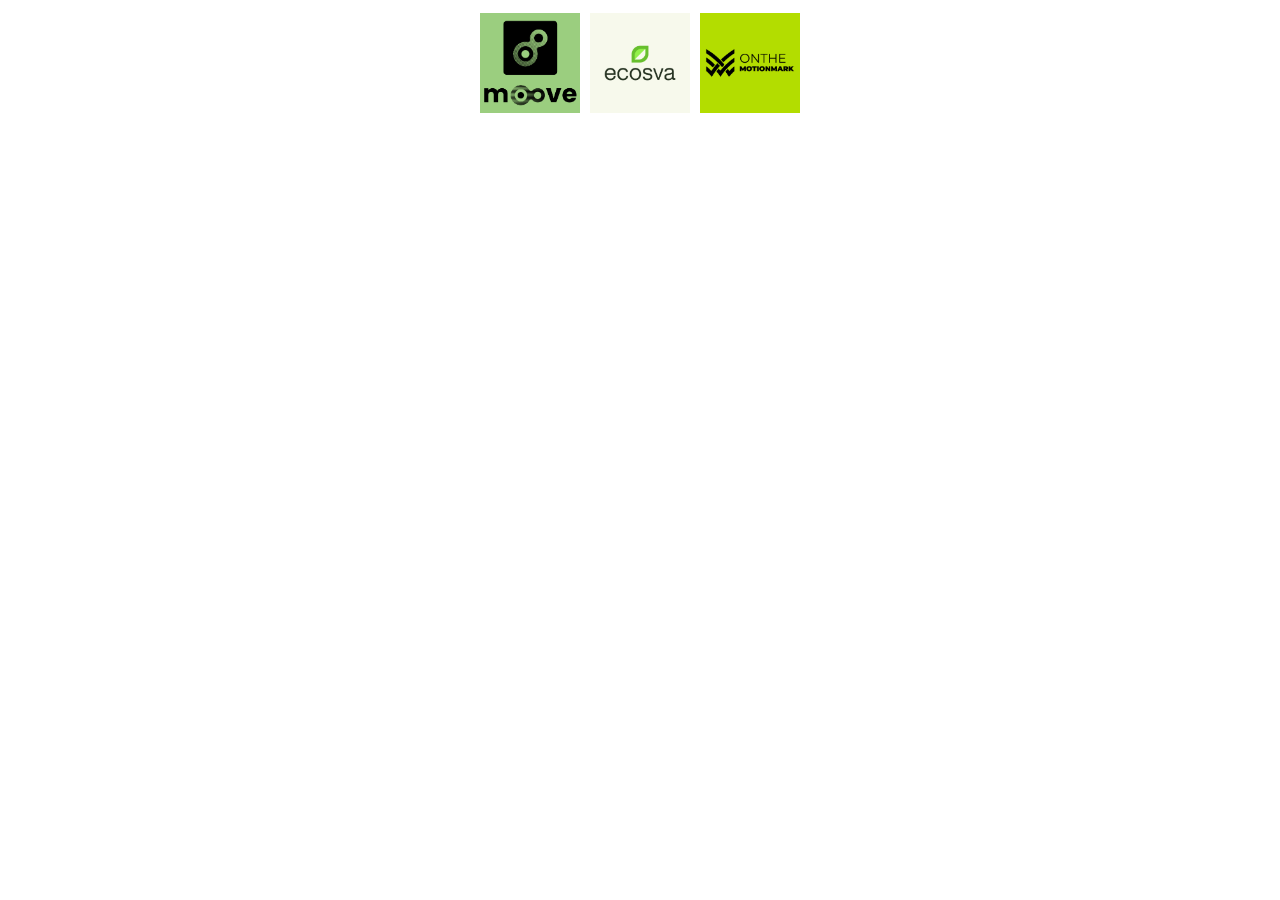
<file: task 1/index.html>
<!DOCTYPE html>
<html lang="en">

<head>
    <meta charset="UTF-8">
    <meta name="viewport" content="width=device-width, initial-scale=1.0">
    <title>Image Gallery</title>
    <link rel="stylesheet" href="./css/style.css">
</head>

<body>
    <div class="gallery">
        <img src="../task 1/image/150x150 image.jpg" alt="Thumbnail 1" onclick="openModal();currentSlide(1)" class="thumbnail">
        <img src="../task 1/image/150x150-1 image.jpg" alt="Thumbnail 2" onclick="openModal();currentSlide(2)" class="thumbnail">
        <img src="../task 1/image/150x150-2 image-01.jpg" alt="Thumbnail 3" onclick="openModal();currentSlide(3)" class="thumbnail">
        <!-- Add more thumbnails as needed -->
    </div>

    <div id="myModal" class="modal">
        <span class="close cursor" onclick="closeModal()">&times;</span>
        <div class="modal-content">
            <div class="mySlides">
                <img src="../task 1/image/150x150 image.jpg" style="width:100%">
            </div>
            <div class="mySlides">
                <img src="../task 1/image/150x150-1 image.jpg" style="width:100%">
            </div>
            <div class="mySlides">
                <img src="../task 1/image/150x150-2 image-01.jpg" style="width:100%">
            </div>
            <!-- Add more full-size images as needed -->
        </div>
    </div>

    <script src="../task 1/js/script.js"></script>
</body>

</html>
</file>
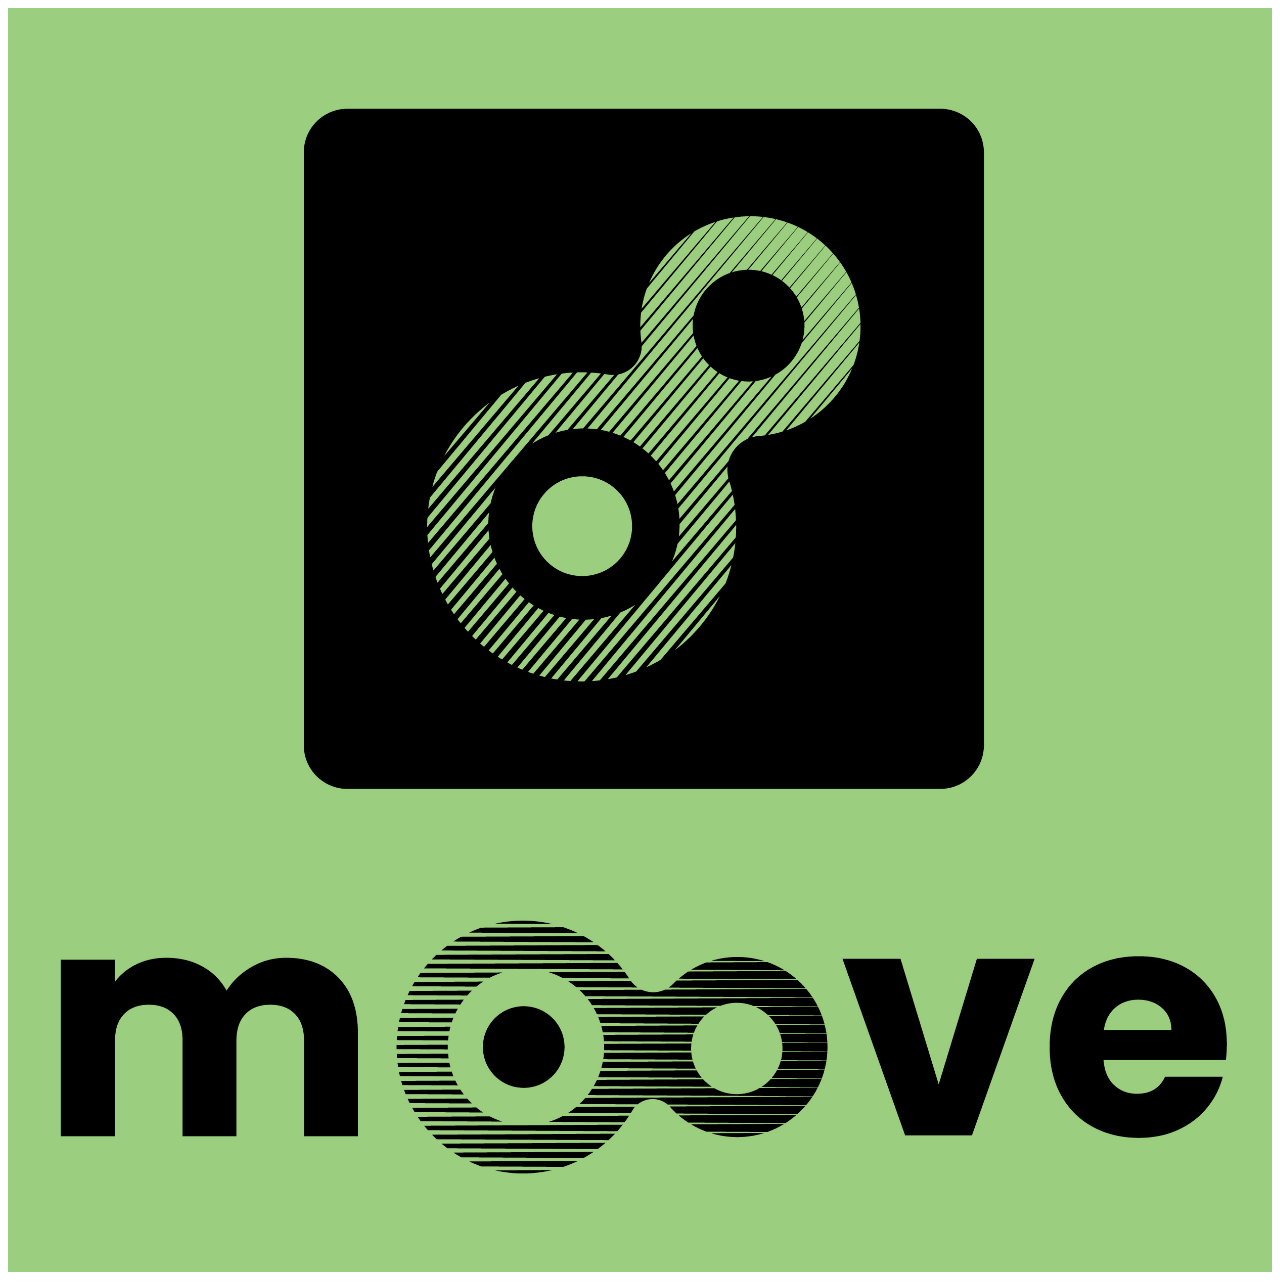
<file: task 1/slideshow.html>
<!DOCTYPE html>
<html lang="en">

<head>
    <meta charset="UTF-8">
    <meta name="viewport" content="width=device-width, initial-scale=1.0">
    <title>Image Slideshow</title>
    <link rel="stylesheet" href="../task 1/js/slideshow.js">
</head>

<body>

    <div class="slideshow-container">

        <div class="mySlides fade">
            <img src="../task 1/image/150x150 image.jpg" style="width:100%">
        </div>

        <div class="mySlides fade">
            <img src="../task 1/image/150x150-1 image.jpg" style="width:100%">
        </div>

        <div class="mySlides fade">
            <img src="../task 1/image/150x150-2 image-01.jpg" style="width:100%">
        </div>

    </div>

    <script src="../task 1/js/slideshow.js"></script>
</body>

</html>
</file>
<file: task 1/css/style.css>
body {
    font-family: Arial, sans-serif;
}

.gallery {
    display: flex;
    justify-content: center;
    flex-wrap: wrap;
}

.thumbnail {
    width: 100px;
    height: 100px;
    margin: 5px;
    cursor: pointer;
    transition: 0.3s;
}

.thumbnail:hover {
    opacity: 0.7;
}

.modal {
    display: none;
    position: fixed;
    z-index: 1;
    padding-top: 100px;
    left: 0;
    top: 0;
    width: 100%;
    height: 100%;
    overflow: auto;
    background-color: rgb(0, 0, 0);
    background-color: rgba(0, 0, 0, 0.9);
}

.modal-content {
    position: relative;
    margin: auto;
    display: block;
    width: 80%;
    max-width: 700px;
}

.mySlides {
    display: none;
}

img {
    margin-bottom: -4px;
}

.cursor {
    cursor: pointer;
}

.close {
    position: absolute;
    top: 10px;
    right: 25px;
    color: white;
    font-size: 35px;
    font-weight: bold;
}

.close:hover,
.close:focus {
    color: #999;
    text-decoration: none;
    cursor: pointer;
}
</file>
